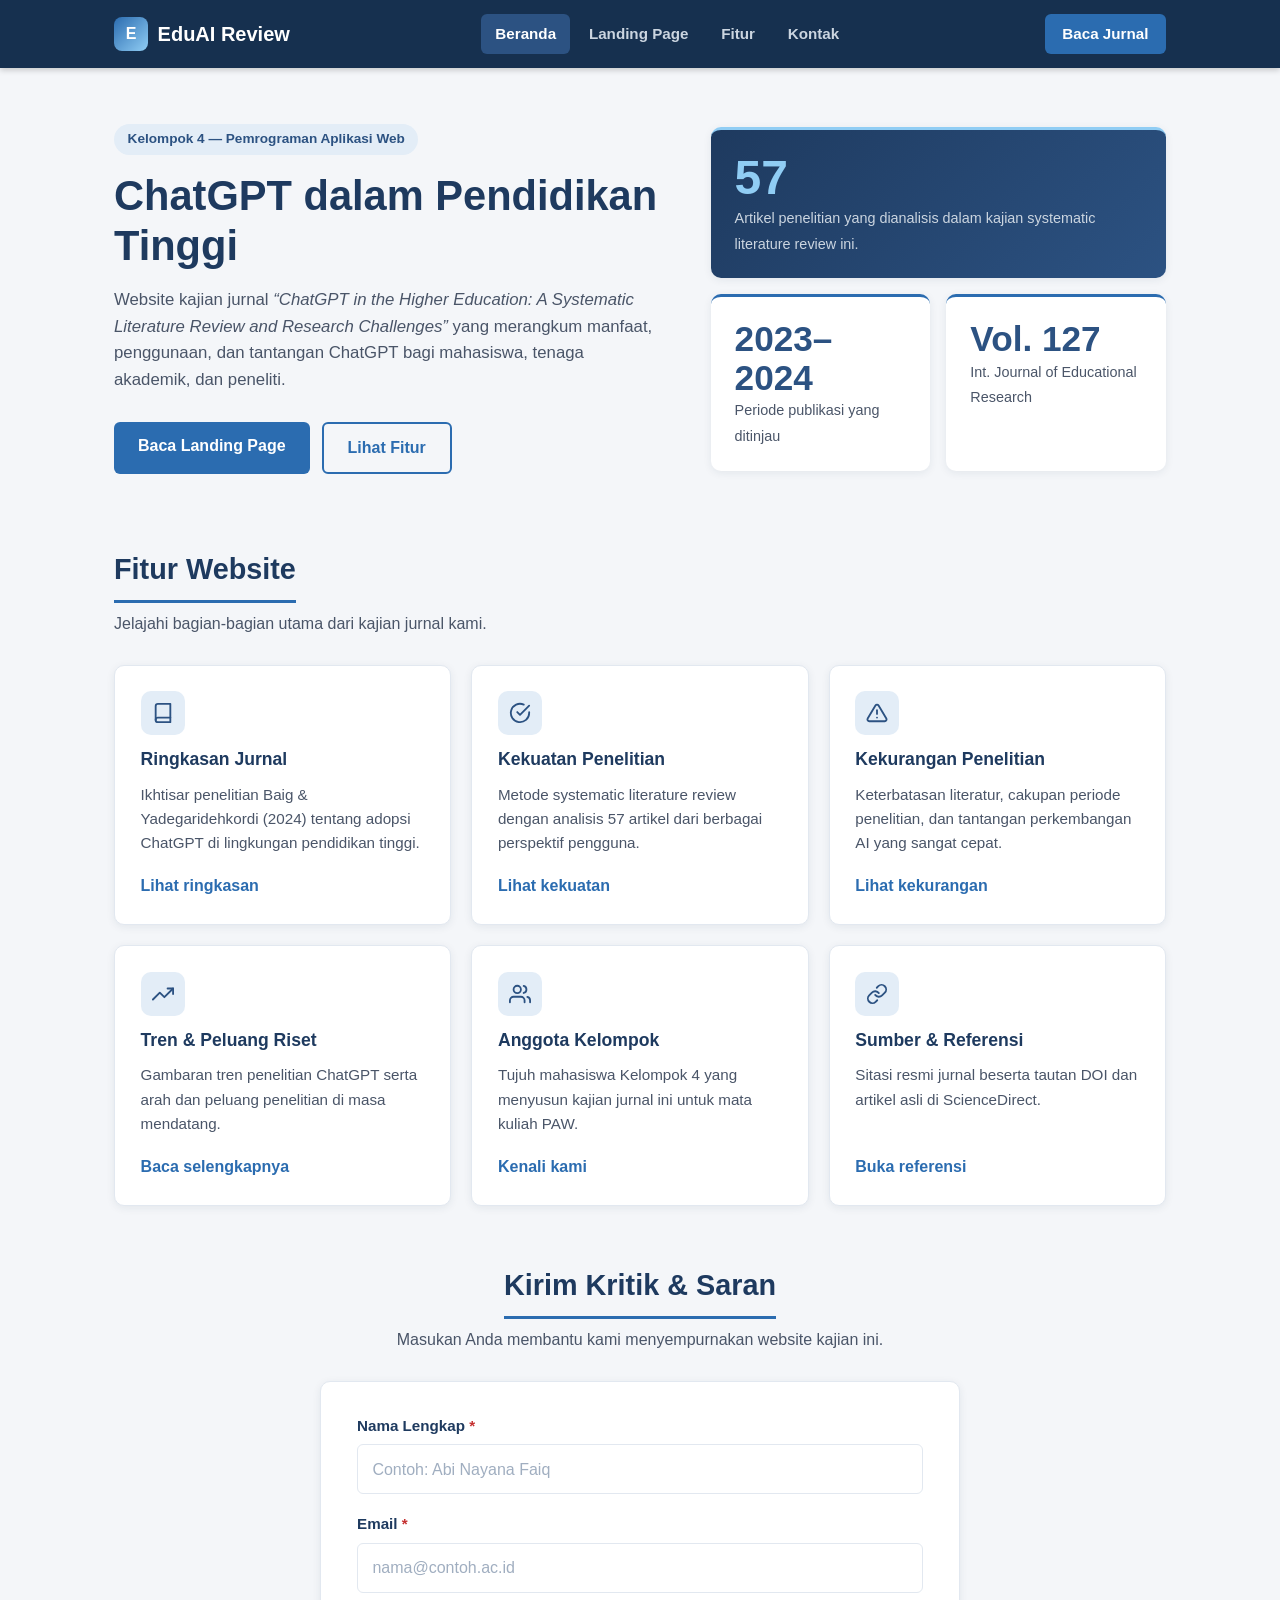
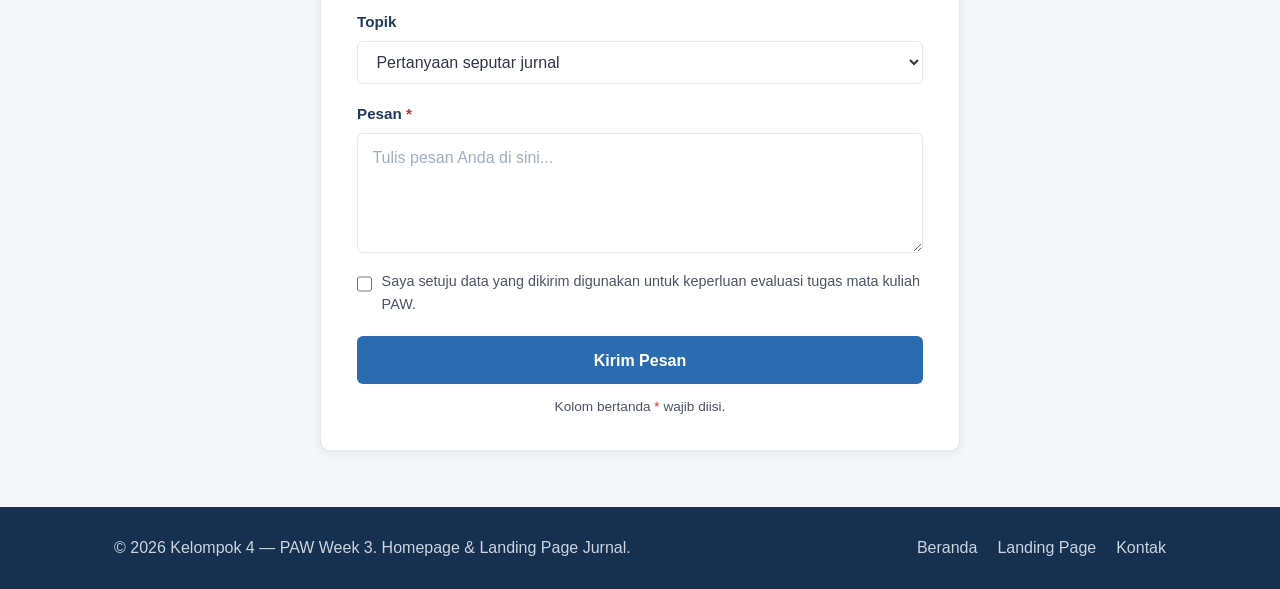
<file: index.html>
<!DOCTYPE html>
<html lang="id">

<head>
    <meta charset="UTF-8">
    <meta name="viewport" content="width=device-width, initial-scale=1.0">
    <title>Beranda - EduAI Review | ChatGPT dalam Pendidikan Tinggi</title>
    <link rel="stylesheet" href="css/style.css">
</head>

<body>

    <!-- ============================================================
         1. HEADER & NAVIGASI — FLEXBOX
         Logo, menu, dan tombol aksi diatur dengan Flexbox
         ============================================================ -->
    <header class="site-header">
        <nav class="navbar" aria-label="Navigasi utama">
            <a class="logo" href="index.html">
                <span class="logo-mark" aria-hidden="true">E</span>
                EduAI Review
            </a>

            <ul class="nav-menu">
                <li><a href="index.html" class="active" aria-current="page">Beranda</a></li>
                <li><a href="landing-page.html">Landing Page</a></li>
                <li><a href="#fitur">Fitur</a></li>
                <li><a href="#kontak">Kontak</a></li>
            </ul>

            <a class="btn btn-nav" href="landing-page.html">Baca Jurnal</a>
        </nav>
    </header>

    <main>

        <!-- ============================================================
             2. HERO SECTION — CSS GRID
             Grid 2 kolom: teks (kiri) dan kartu statistik (kanan)
             ============================================================ -->
        <section class="hero" id="beranda">
            <div class="hero-text">
                <span class="badge">Kelompok 4 — Pemrograman Aplikasi Web</span>

                <h1>ChatGPT dalam Pendidikan Tinggi</h1>

                <p>
                    Website kajian jurnal
                    <em>“ChatGPT in the Higher Education: A Systematic
                        Literature Review and Research Challenges”</em>
                    yang merangkum manfaat, penggunaan, dan tantangan
                    ChatGPT bagi mahasiswa, tenaga akademik, dan peneliti.
                </p>

                <div class="hero-actions">
                    <a class="btn btn-primary" href="landing-page.html">Baca Landing Page</a>
                    <a class="btn btn-outline" href="#fitur">Lihat Fitur</a>
                </div>
            </div>

            <!-- Kartu statistik: grid bersarang di dalam kolom hero -->
            <div class="hero-cards">
                <div class="hero-card hero-card-wide">
                    <span class="number">57</span>
                    <span class="label">
                        Artikel penelitian yang dianalisis dalam kajian
                        systematic literature review ini.
                    </span>
                </div>

                <div class="hero-card">
                    <span class="number">2023–2024</span>
                    <span class="label">Periode publikasi yang ditinjau</span>
                </div>

                <div class="hero-card">
                    <span class="number">Vol. 127</span>
                    <span class="label">Int. Journal of Educational Research</span>
                </div>
            </div>
        </section>

        <!-- ============================================================
             3. DAFTAR FITUR — CSS GRID
             Susunan 6 kartu fitur dalam grid yang responsif
             ============================================================ -->
        <section class="features" id="fitur">
            <div class="section-head">
                <h2>Fitur Website</h2>
                <p>Jelajahi bagian-bagian utama dari kajian jurnal kami.</p>
            </div>

            <div class="features-grid">

                <article class="feature-card">
                    <span class="feature-icon" aria-hidden="true">
                        <svg width="22" height="22" viewBox="0 0 24 24" fill="none" stroke="currentColor"
                            stroke-width="2" stroke-linecap="round" stroke-linejoin="round">
                            <path d="M4 19.5A2.5 2.5 0 0 1 6.5 17H20"></path>
                            <path d="M6.5 2H20v20H6.5A2.5 2.5 0 0 1 4 19.5v-15A2.5 2.5 0 0 1 6.5 2z"></path>
                        </svg>
                    </span>
                    <h3>Ringkasan Jurnal</h3>
                    <p>
                        Ikhtisar penelitian Baig &amp; Yadegaridehkordi (2024)
                        tentang adopsi ChatGPT di lingkungan pendidikan tinggi.
                    </p>
                    <a class="card-link" href="landing-page.html#about">Lihat ringkasan</a>
                </article>

                <article class="feature-card">
                    <span class="feature-icon" aria-hidden="true">
                        <svg width="22" height="22" viewBox="0 0 24 24" fill="none" stroke="currentColor"
                            stroke-width="2" stroke-linecap="round" stroke-linejoin="round">
                            <path d="M22 11.08V12a10 10 0 1 1-5.93-9.14"></path>
                            <polyline points="22 4 12 14.01 9 11.01"></polyline>
                        </svg>
                    </span>
                    <h3>Kekuatan Penelitian</h3>
                    <p>
                        Metode systematic literature review dengan analisis
                        57 artikel dari berbagai perspektif pengguna.
                    </p>
                    <a class="card-link" href="landing-page.html#kekuatan">Lihat kekuatan</a>
                </article>

                <article class="feature-card">
                    <span class="feature-icon" aria-hidden="true">
                        <svg width="22" height="22" viewBox="0 0 24 24" fill="none" stroke="currentColor"
                            stroke-width="2" stroke-linecap="round" stroke-linejoin="round">
                            <path d="M10.29 3.86L1.82 18a2 2 0 0 0 1.71 3h16.94a2 2 0 0 0 1.71-3L13.71 3.86a2 2 0 0 0-3.42 0z">
                            </path>
                            <line x1="12" y1="9" x2="12" y2="13"></line>
                            <line x1="12" y1="17" x2="12.01" y2="17"></line>
                        </svg>
                    </span>
                    <h3>Kekurangan Penelitian</h3>
                    <p>
                        Keterbatasan literatur, cakupan periode penelitian,
                        dan tantangan perkembangan AI yang sangat cepat.
                    </p>
                    <a class="card-link" href="landing-page.html#kekurangan">Lihat kekurangan</a>
                </article>

                <article class="feature-card">
                    <span class="feature-icon" aria-hidden="true">
                        <svg width="22" height="22" viewBox="0 0 24 24" fill="none" stroke="currentColor"
                            stroke-width="2" stroke-linecap="round" stroke-linejoin="round">
                            <polyline points="23 6 13.5 15.5 8.5 10.5 1 18"></polyline>
                            <polyline points="17 6 23 6 23 12"></polyline>
                        </svg>
                    </span>
                    <h3>Tren &amp; Peluang Riset</h3>
                    <p>
                        Gambaran tren penelitian ChatGPT serta arah
                        dan peluang penelitian di masa mendatang.
                    </p>
                    <a class="card-link" href="landing-page.html#about">Baca selengkapnya</a>
                </article>

                <article class="feature-card">
                    <span class="feature-icon" aria-hidden="true">
                        <svg width="22" height="22" viewBox="0 0 24 24" fill="none" stroke="currentColor"
                            stroke-width="2" stroke-linecap="round" stroke-linejoin="round">
                            <path d="M17 21v-2a4 4 0 0 0-4-4H5a4 4 0 0 0-4 4v2"></path>
                            <circle cx="9" cy="7" r="4"></circle>
                            <path d="M23 21v-2a4 4 0 0 0-3-3.87"></path>
                            <path d="M16 3.13a4 4 0 0 1 0 7.75"></path>
                        </svg>
                    </span>
                    <h3>Anggota Kelompok</h3>
                    <p>
                        Tujuh mahasiswa Kelompok 4 yang menyusun
                        kajian jurnal ini untuk mata kuliah PAW.
                    </p>
                    <a class="card-link" href="landing-page.html#anggota">Kenali kami</a>
                </article>

                <article class="feature-card">
                    <span class="feature-icon" aria-hidden="true">
                        <svg width="22" height="22" viewBox="0 0 24 24" fill="none" stroke="currentColor"
                            stroke-width="2" stroke-linecap="round" stroke-linejoin="round">
                            <path d="M10 13a5 5 0 0 0 7.54.54l3-3a5 5 0 0 0-7.07-7.07l-1.72 1.71"></path>
                            <path d="M14 11a5 5 0 0 0-7.54-.54l-3 3a5 5 0 0 0 7.07 7.07l1.71-1.71"></path>
                        </svg>
                    </span>
                    <h3>Sumber &amp; Referensi</h3>
                    <p>
                        Sitasi resmi jurnal beserta tautan DOI dan
                        artikel asli di ScienceDirect.
                    </p>
                    <a class="card-link" href="landing-page.html#sumber">Buka referensi</a>
                </article>

            </div>
        </section>

        <!-- ============================================================
             4. FORM & INPUT — Label jelas + focus state
             ============================================================ -->
        <section class="contact" id="kontak">
            <div class="section-head" style="margin: 0 auto; text-align: center;">
                <h2>Kirim Kritik &amp; Saran</h2>
                <p>Masukan Anda membantu kami menyempurnakan website kajian ini.</p>
            </div>

            <form class="form-card" action="#" method="post">

                <div class="form-group">
                    <label for="nama">Nama Lengkap <span class="required">*</span></label>
                    <input type="text" id="nama" name="nama" placeholder="Contoh: Abi Nayana Faiq" required>
                </div>

                <div class="form-group">
                    <label for="email">Email <span class="required">*</span></label>
                    <input type="email" id="email" name="email" placeholder="nama@contoh.ac.id" required>
                </div>

                <div class="form-group">
                    <label for="topik">Topik</label>
                    <select id="topik" name="topik">
                        <option value="pertanyaan">Pertanyaan seputar jurnal</option>
                        <option value="kritik-saran">Kritik dan saran</option>
                        <option value="kolaborasi">Ajakan kolaborasi</option>
                        <option value="lainnya">Lainnya</option>
                    </select>
                </div>

                <div class="form-group">
                    <label for="pesan">Pesan <span class="required">*</span></label>
                    <textarea id="pesan" name="pesan" placeholder="Tulis pesan Anda di sini..." required></textarea>
                </div>

                <div class="form-check">
                    <input type="checkbox" id="setuju" name="setuju" required>
                    <label for="setuju">
                        Saya setuju data yang dikirim digunakan untuk
                        keperluan evaluasi tugas mata kuliah PAW.
                    </label>
                </div>

                <button type="submit" class="btn btn-primary btn-submit">Kirim Pesan</button>

                <p class="form-note">Kolom bertanda <span class="required">*</span> wajib diisi.</p>
            </form>
        </section>

    </main>

    <!-- Footer — Flexbox -->
    <footer class="site-footer">
        <div class="footer-inner">
            <p>&copy; 2026 Kelompok 4 — PAW Week 3. Homepage &amp; Landing Page Jurnal.</p>

            <ul class="footer-links">
                <li><a href="index.html">Beranda</a></li>
                <li><a href="landing-page.html">Landing Page</a></li>
                <li><a href="#kontak">Kontak</a></li>
            </ul>
        </div>
    </footer>

</body>

</html>
</file>
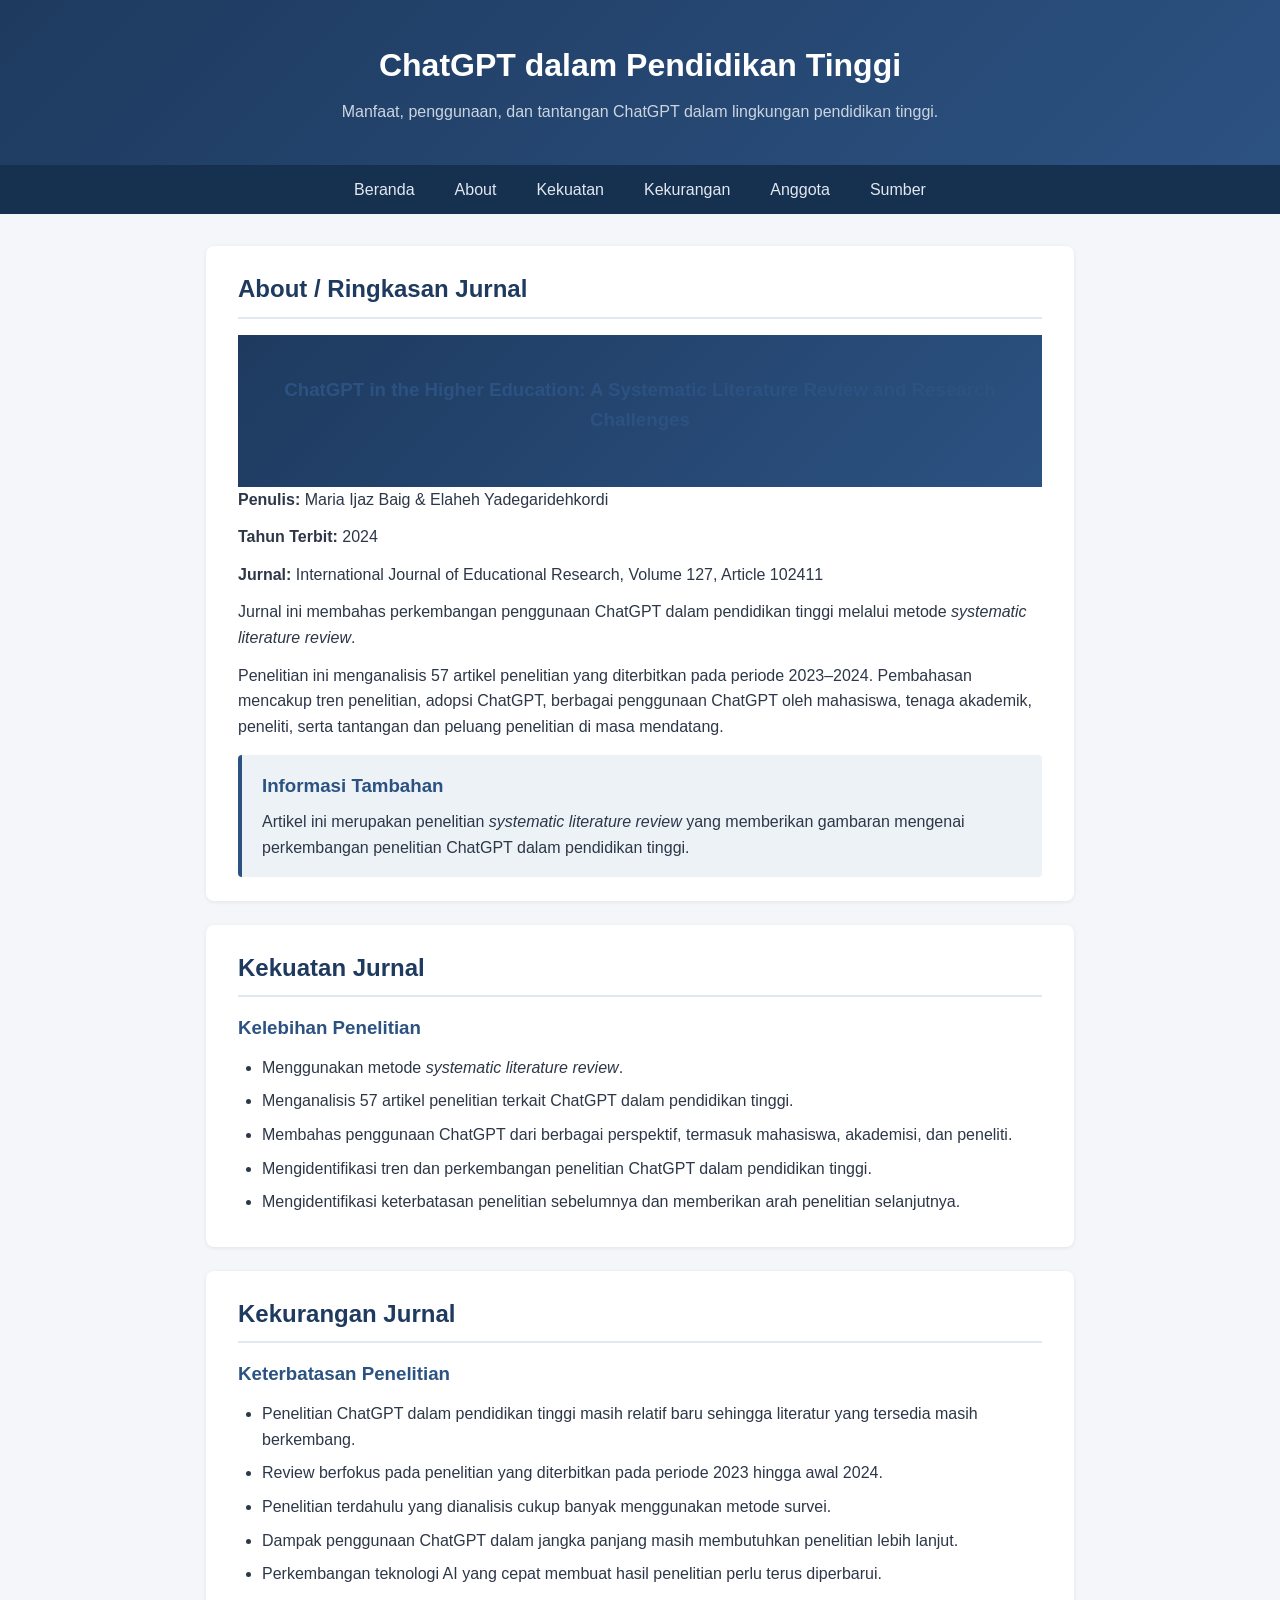
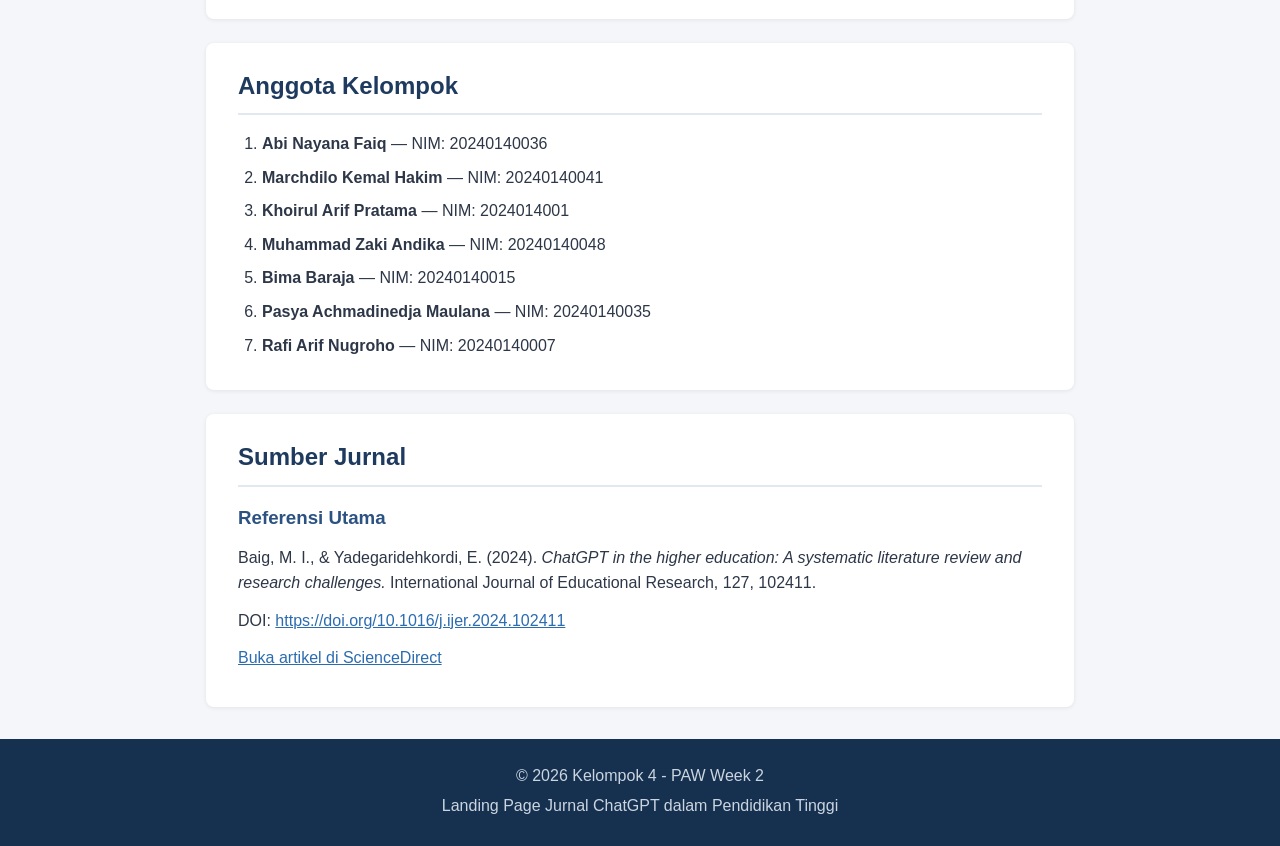
<file: landing-page.html>
<!DOCTYPE html>
<html lang="id">

<head>
    <meta charset="UTF-8">
    <meta name="viewport" content="width=device-width, initial-scale=1.0">
    <title>Landing Page - ChatGPT dalam Pendidikan Tinggi</title>

    <style>
        * {
            margin: 0;
            padding: 0;
            box-sizing: border-box;
        }

        body {
            font-family: "Segoe UI", Arial, sans-serif;
            line-height: 1.6;
            color: #2d3748;
            background-color: #f4f6f9;
        }

        header {
            background: linear-gradient(135deg, #1e3a5f, #2c5282);
            color: #ffffff;
            text-align: center;
            padding: 2.5rem 1rem;
        }

        header h1 {
            font-size: 2rem;
            margin-bottom: 0.5rem;
        }

        header p {
            color: #cbd5e0;
        }

        nav {
            background-color: #16304f;
            position: sticky;
            top: 0;
        }

        nav ul {
            display: flex;
            justify-content: center;
            list-style: none;
            flex-wrap: wrap;
        }

        nav a {
            display: block;
            color: #e2e8f0;
            text-decoration: none;
            padding: 0.75rem 1.25rem;
            transition: background-color 0.2s ease;
        }

        nav a:hover {
            background-color: #2c5282;
            color: #ffffff;
        }

        main {
            max-width: 900px;
            margin: 2rem auto;
            padding: 0 1rem;
        }

        section {
            background-color: #ffffff;
            border-radius: 8px;
            padding: 1.5rem 2rem;
            margin-bottom: 1.5rem;
            box-shadow: 0 1px 4px rgba(0, 0, 0, 0.08);
        }

        section h2 {
            color: #1e3a5f;
            border-bottom: 2px solid #e2e8f0;
            padding-bottom: 0.5rem;
            margin-bottom: 1rem;
        }

        section h3 {
            color: #2c5282;
            margin-bottom: 0.75rem;
        }

        article p {
            margin-bottom: 0.75rem;
        }

        article ul,
        article ol {
            padding-left: 1.5rem;
        }

        article li {
            margin-bottom: 0.5rem;
        }

        aside {
            background-color: #edf2f7;
            border-left: 4px solid #2c5282;
            border-radius: 4px;
            padding: 1rem 1.25rem;
            margin-top: 1rem;
        }

        aside h3 {
            margin-bottom: 0.5rem;
        }

        a {
            color: #2b6cb0;
        }

        a:hover {
            color: #1e3a5f;
        }

        footer {
            background-color: #16304f;
            color: #cbd5e0;
            text-align: center;
            padding: 1.5rem 1rem;
        }

        footer p {
            margin-bottom: 0.25rem;
        }
    </style>
</head>

<body>

    <!-- Header -->
    <header>
        <h1>ChatGPT dalam Pendidikan Tinggi</h1>
        <p>
            Manfaat, penggunaan, dan tantangan ChatGPT
            dalam lingkungan pendidikan tinggi.
        </p>
    </header>

    <!-- Navigation -->
    <nav aria-label="Navigasi utama">
        <ul>
            <li><a href="index.html">Beranda</a></li>
            <li><a href="#about">About</a></li>
            <li><a href="#kekuatan">Kekuatan</a></li>
            <li><a href="#kekurangan">Kekurangan</a></li>
            <li><a href="#anggota">Anggota</a></li>
            <li><a href="#sumber">Sumber</a></li>
        </ul>
    </nav>

    <!-- Main Content -->
    <main>

        <!-- About -->
        <section id="about">
            <h2>About / Ringkasan Jurnal</h2>

            <article>
                <header>
                    <h3>
                        ChatGPT in the Higher Education:
                        A Systematic Literature Review and Research Challenges
                    </h3>
                </header>

                <p>
                    <strong>Penulis:</strong>
                    Maria Ijaz Baig &amp; Elaheh Yadegaridehkordi
                </p>

                <p>
                    <strong>Tahun Terbit:</strong> 2024
                </p>

                <p>
                    <strong>Jurnal:</strong>
                    International Journal of Educational Research,
                    Volume 127, Article 102411
                </p>

                <p>
                    Jurnal ini membahas perkembangan penggunaan ChatGPT
                    dalam pendidikan tinggi melalui metode
                    <em>systematic literature review</em>.
                </p>

                <p>
                    Penelitian ini menganalisis 57 artikel penelitian
                    yang diterbitkan pada periode 2023–2024. Pembahasan
                    mencakup tren penelitian, adopsi ChatGPT, berbagai
                    penggunaan ChatGPT oleh mahasiswa, tenaga akademik,
                    peneliti, serta tantangan dan peluang penelitian
                    di masa mendatang.
                </p>
            </article>

            <aside>
                <h3>Informasi Tambahan</h3>

                <p>
                    Artikel ini merupakan penelitian
                    <em>systematic literature review</em> yang memberikan
                    gambaran mengenai perkembangan penelitian ChatGPT
                    dalam pendidikan tinggi.
                </p>
            </aside>
        </section>

        <!-- Kekuatan -->
        <section id="kekuatan">
            <h2>Kekuatan Jurnal</h2>

            <article>
                <h3>Kelebihan Penelitian</h3>

                <ul>
                    <li>
                        Menggunakan metode
                        <em>systematic literature review</em>.
                    </li>

                    <li>
                        Menganalisis 57 artikel penelitian terkait
                        ChatGPT dalam pendidikan tinggi.
                    </li>

                    <li>
                        Membahas penggunaan ChatGPT dari berbagai
                        perspektif, termasuk mahasiswa, akademisi,
                        dan peneliti.
                    </li>

                    <li>
                        Mengidentifikasi tren dan perkembangan penelitian
                        ChatGPT dalam pendidikan tinggi.
                    </li>

                    <li>
                        Mengidentifikasi keterbatasan penelitian sebelumnya
                        dan memberikan arah penelitian selanjutnya.
                    </li>
                </ul>
            </article>
        </section>

        <!-- Kekurangan -->
        <section id="kekurangan">
            <h2>Kekurangan Jurnal</h2>

            <article>
                <h3>Keterbatasan Penelitian</h3>

                <ul>
                    <li>
                        Penelitian ChatGPT dalam pendidikan tinggi masih
                        relatif baru sehingga literatur yang tersedia
                        masih berkembang.
                    </li>

                    <li>
                        Review berfokus pada penelitian yang diterbitkan
                        pada periode 2023 hingga awal 2024.
                    </li>

                    <li>
                        Penelitian terdahulu yang dianalisis cukup banyak
                        menggunakan metode survei.
                    </li>

                    <li>
                        Dampak penggunaan ChatGPT dalam jangka panjang
                        masih membutuhkan penelitian lebih lanjut.
                    </li>

                    <li>
                        Perkembangan teknologi AI yang cepat membuat
                        hasil penelitian perlu terus diperbarui.
                    </li>
                </ul>
            </article>
        </section>

        <!-- Anggota -->
        <section id="anggota">
            <h2>Anggota Kelompok</h2>

            <article>
                <ol>
                    <li>
                        <strong>Abi Nayana Faiq</strong>
                        — NIM: 20240140036
                    </li>

                    <li>
                        <strong>Marchdilo Kemal Hakim</strong>
                        — NIM: 20240140041
                    </li>

                    <li>
                        <strong>Khoirul Arif Pratama</strong>
                        — NIM: 2024014001
                    </li>

                    <li>
                        <strong>Muhammad Zaki Andika</strong>
                        — NIM: 20240140048
                    </li>
                    <li>
                        <strong>Bima Baraja</strong>
                        — NIM: 20240140015
                    </li>
                    <li>
                        <strong>Pasya Achmadinedja Maulana</strong>
                        — NIM: 20240140035
                    </li>
                    <li>
                        <strong>Rafi Arif Nugroho</strong>
                        — NIM: 20240140007
                    </li>
                </ol>
            </article>
        </section>

        <!-- Sumber -->
        <section id="sumber">
            <h2>Sumber Jurnal</h2>

            <article>
                <h3>Referensi Utama</h3>

                <p>
                    Baig, M. I., &amp; Yadegaridehkordi, E. (2024).
                    <em>
                        ChatGPT in the higher education:
                        A systematic literature review and research challenges.
                    </em>
                    International Journal of Educational Research,
                    127, 102411.
                </p>

                <p>
                    DOI:
                    <a href="https://doi.org/10.1016/j.ijer.2024.102411" target="_blank" rel="noopener noreferrer">
                        https://doi.org/10.1016/j.ijer.2024.102411
                    </a>
                </p>

                <p>
                    <a href="https://www.sciencedirect.com/science/article/pii/S0883035524000971" target="_blank"
                        rel="noopener noreferrer">
                        Buka artikel di ScienceDirect
                    </a>
                </p>
            </article>
        </section>

    </main>

    <!-- Footer -->
    <footer>
        <p>
            &copy; 2026 Kelompok 4 -
            PAW Week 2
        </p>

        <p>
            Landing Page Jurnal ChatGPT dalam Pendidikan Tinggi
        </p>
    </footer>

</body>

</html>
</file>
<file: css/style.css>
/* ============================================================
   style.css — Homepage EduAI Review (Tugas PAW Week 3)
   Ketentuan yang diterapkan:
   1. Header & Navigasi  -> Flexbox
   2. Hero Section       -> CSS Grid
   3. Daftar Fitur       -> CSS Grid
   4. Form & Input       -> Label jelas + focus state
   5. Media Query        -> Breakpoint tablet & mobile
   6. Layout Mobile      -> Satu kolom
   ============================================================ */

/* ---------- Reset & Variabel Warna ---------- */
* {
    margin: 0;
    padding: 0;
    box-sizing: border-box;
}

:root {
    --navy-dark: #16304f;
    --navy: #1e3a5f;
    --navy-mid: #2c5282;
    --blue: #2b6cb0;
    --blue-light: #90cdf4;
    --bg: #f4f6f9;
    --surface: #ffffff;
    --text: #2d3748;
    --text-muted: #4a5568;
    --border: #e2e8f0;
    --radius: 10px;
    --shadow: 0 2px 8px rgba(22, 48, 79, 0.08);
}

html {
    scroll-behavior: smooth;
}

body {
    font-family: "Segoe UI", Arial, sans-serif;
    line-height: 1.6;
    color: var(--text);
    background-color: var(--bg);
}

/* ---------- Tombol ---------- */
.btn {
    display: inline-block;
    padding: 0.7rem 1.5rem;
    border: none;
    border-radius: 6px;
    font: inherit;
    font-weight: 600;
    text-decoration: none;
    text-align: center;
    cursor: pointer;
    transition: background-color 0.2s ease, color 0.2s ease,
        border-color 0.2s ease, transform 0.2s ease;
}

.btn-primary {
    background-color: var(--blue);
    color: #ffffff;
}

.btn-primary:hover {
    background-color: var(--navy-mid);
    transform: translateY(-2px);
}

.btn-outline {
    background-color: transparent;
    color: var(--blue);
    border: 2px solid var(--blue);
}

.btn-outline:hover {
    background-color: var(--blue);
    color: #ffffff;
}

.btn:focus-visible,
a:focus-visible {
    outline: 3px solid var(--blue-light);
    outline-offset: 2px;
}

/* ============================================================
   1. HEADER & NAVIGASI — FLEXBOX
   Logo di kiri, menu di tengah, tombol aksi di kanan
   ============================================================ */
.site-header {
    background-color: var(--navy-dark);
    position: sticky;
    top: 0;
    z-index: 100;
    box-shadow: 0 2px 6px rgba(0, 0, 0, 0.2);
}

.navbar {
    display: flex;
    align-items: center;
    justify-content: space-between;
    gap: 1.5rem;
    max-width: 1100px;
    margin: 0 auto;
    padding: 0.85rem 1.5rem;
}

.logo {
    display: flex;
    align-items: center;
    gap: 0.6rem;
    color: #ffffff;
    font-size: 1.25rem;
    font-weight: 700;
    text-decoration: none;
}

.logo-mark {
    display: flex;
    align-items: center;
    justify-content: center;
    width: 34px;
    height: 34px;
    border-radius: 8px;
    background: linear-gradient(135deg, var(--blue), var(--blue-light));
    color: #ffffff;
    font-size: 1rem;
}

.nav-menu {
    display: flex;
    align-items: center;
    gap: 0.25rem;
    list-style: none;
}

.nav-menu a {
    display: block;
    padding: 0.5rem 0.9rem;
    border-radius: 6px;
    color: #cbd5e0;
    font-size: 0.95rem;
    font-weight: 600;
    text-decoration: none;
    transition: background-color 0.2s ease, color 0.2s ease;
}

.nav-menu a:hover {
    background-color: var(--navy-mid);
    color: #ffffff;
}

.nav-menu a.active {
    background-color: var(--navy-mid);
    color: #ffffff;
}

.btn-nav {
    padding: 0.5rem 1.1rem;
    background-color: var(--blue);
    color: #ffffff;
    font-size: 0.95rem;
    border-radius: 6px;
}

.btn-nav:hover {
    background-color: var(--blue-light);
    color: var(--navy-dark);
}

/* ============================================================
   2. HERO SECTION — CSS GRID
   Kolom kiri: teks. Kolom kanan: kartu statistik.
   ============================================================ */
.hero {
    display: grid;
    grid-template-columns: 1.1fr 0.9fr;
    gap: 2.5rem;
    align-items: center;
    max-width: 1100px;
    margin: 0 auto;
    padding: 3.5rem 1.5rem;
}

.badge {
    display: inline-block;
    margin-bottom: 1rem;
    padding: 0.3rem 0.85rem;
    border-radius: 999px;
    background-color: #e3edf7;
    color: var(--navy-mid);
    font-size: 0.85rem;
    font-weight: 600;
}

.hero-text h1 {
    margin-bottom: 1rem;
    color: var(--navy);
    font-size: 2.6rem;
    line-height: 1.2;
}

.hero-text p {
    max-width: 34rem;
    margin-bottom: 1.75rem;
    color: var(--text-muted);
    font-size: 1.05rem;
}

.hero-actions {
    display: flex;
    flex-wrap: wrap;
    gap: 0.75rem;
}

/* Kartu statistik di dalam hero (Grid bersarang) */
.hero-cards {
    display: grid;
    grid-template-columns: 1fr 1fr;
    gap: 1rem;
}

.hero-card {
    padding: 1.4rem 1.5rem;
    background-color: var(--surface);
    border-top: 3px solid var(--blue);
    border-radius: var(--radius);
    box-shadow: var(--shadow);
}

.hero-card-wide {
    grid-column: 1 / -1;
    background: linear-gradient(135deg, var(--navy), var(--navy-mid));
    border-top-color: var(--blue-light);
    color: #ffffff;
}

.hero-card .number {
    display: block;
    color: var(--navy-mid);
    font-size: 2.2rem;
    font-weight: 700;
    line-height: 1.1;
}

.hero-card-wide .number {
    color: var(--blue-light);
    font-size: 3rem;
}

.hero-card .label {
    color: var(--text-muted);
    font-size: 0.9rem;
}

.hero-card-wide .label {
    color: #cbd5e0;
}

/* ---------- Judul Section ---------- */
.section-head {
    max-width: 40rem;
}

.section-head h2 {
    margin-bottom: 0.5rem;
    padding-bottom: 0.5rem;
    border-bottom: 3px solid var(--blue);
    display: inline-block;
    color: var(--navy);
    font-size: 1.8rem;
}

.section-head p {
    color: var(--text-muted);
}

/* ============================================================
   3. DAFTAR FITUR — CSS GRID
   3 kolom di desktop, mengecil sesuai ukuran layar
   ============================================================ */
.features {
    max-width: 1100px;
    margin: 0 auto;
    padding: 1rem 1.5rem 3.5rem;
}

.features-grid {
    display: grid;
    grid-template-columns: repeat(3, 1fr);
    gap: 1.25rem;
    margin-top: 1.75rem;
}

.feature-card {
    display: flex;
    flex-direction: column;
    gap: 0.6rem;
    padding: 1.6rem;
    background-color: var(--surface);
    border: 1px solid var(--border);
    border-radius: var(--radius);
    box-shadow: var(--shadow);
    transition: transform 0.2s ease, box-shadow 0.2s ease;
}

.feature-card:hover {
    transform: translateY(-4px);
    box-shadow: 0 8px 18px rgba(22, 48, 79, 0.12);
}

.feature-icon {
    display: flex;
    align-items: center;
    justify-content: center;
    width: 44px;
    height: 44px;
    border-radius: 10px;
    background-color: #e3edf7;
    color: var(--navy-mid);
}

.feature-card h3 {
    color: var(--navy);
    font-size: 1.1rem;
}

.feature-card p {
    flex-grow: 1;
    color: var(--text-muted);
    font-size: 0.95rem;
}

.card-link {
    margin-top: 0.5rem;
    color: var(--blue);
    font-weight: 600;
    text-decoration: none;
}

.card-link:hover {
    color: var(--navy);
    text-decoration: underline;
}

/* ============================================================
   4. FORM & INPUT — Label jelas + focus state
   ============================================================ */
.contact {
    max-width: 1100px;
    margin: 0 auto;
    padding: 0 1.5rem 3.5rem;
}

.form-card {
    max-width: 640px;
    margin: 1.75rem auto 0;
    padding: 2rem 2.25rem;
    background-color: var(--surface);
    border: 1px solid var(--border);
    border-radius: var(--radius);
    box-shadow: var(--shadow);
}

.form-group {
    display: flex;
    flex-direction: column;
    margin-bottom: 1.1rem;
}

.form-group label {
    margin-bottom: 0.4rem;
    color: var(--navy);
    font-size: 0.95rem;
    font-weight: 600;
}

.required {
    color: #c53030;
}

.form-group input[type="text"],
.form-group input[type="email"],
.form-group select,
.form-group textarea {
    width: 100%;
    padding: 0.7rem 0.9rem;
    border: 1.5px solid var(--border);
    border-radius: 6px;
    background-color: #ffffff;
    color: var(--text);
    font: inherit;
    transition: border-color 0.2s ease, box-shadow 0.2s ease,
        background-color 0.2s ease;
}

.form-group ::placeholder {
    color: #a0aec0;
}

/* Focus state: field aktif mendapat bingkai biru */
.form-group input:focus,
.form-group select:focus,
.form-group textarea:focus {
    outline: none;
    border-color: var(--blue);
    background-color: #fbfdff;
    box-shadow: 0 0 0 3px rgba(43, 108, 176, 0.18);
}

.form-group textarea {
    min-height: 120px;
    resize: vertical;
}

.form-check {
    display: flex;
    align-items: flex-start;
    gap: 0.6rem;
    margin-bottom: 1.25rem;
}

.form-check input {
    width: 1rem;
    height: 1rem;
    margin-top: 0.35rem;
    accent-color: var(--blue);
}

.form-check label {
    color: var(--text-muted);
    font-size: 0.9rem;
}

.btn-submit {
    width: 100%;
}

.form-note {
    margin-top: 0.75rem;
    color: var(--text-muted);
    font-size: 0.85rem;
    text-align: center;
}

/* ---------- Footer — Flexbox ---------- */
.site-footer {
    background-color: var(--navy-dark);
    color: #cbd5e0;
}

.footer-inner {
    display: flex;
    align-items: center;
    justify-content: space-between;
    flex-wrap: wrap;
    gap: 1rem;
    max-width: 1100px;
    margin: 0 auto;
    padding: 1.75rem 1.5rem;
}

.footer-links {
    display: flex;
    gap: 1.25rem;
    list-style: none;
}

.footer-links a {
    color: #cbd5e0;
    text-decoration: none;
}

.footer-links a:hover {
    color: #ffffff;
    text-decoration: underline;
}

/* ============================================================
   5 & 6. MEDIA QUERY — Tampilan responsif
   ============================================================ */

/* Tablet (<= 992px): fitur menjadi 2 kolom */
@media (max-width: 992px) {
    .features-grid {
        grid-template-columns: repeat(2, 1fr);
    }

    .hero {
        gap: 1.75rem;
    }

    .hero-text h1 {
        font-size: 2.2rem;
    }
}

/* Mobile (<= 768px): SELURUH layout menjadi SATU KOLOM */
@media (max-width: 768px) {

    /* Navigasi ditumpuk vertikal */
    .navbar {
        flex-direction: column;
        gap: 0.75rem;
        padding: 1rem;
    }

    .nav-menu {
        flex-direction: column;
        width: 100%;
    }

    .nav-menu li,
    .nav-menu a {
        width: 100%;
        text-align: center;
    }

    .btn-nav {
        width: 100%;
    }

    /* Hero: teks dan kartu menjadi satu kolom */
    .hero {
        grid-template-columns: 1fr;
        gap: 1.75rem;
        padding: 2.25rem 1.25rem;
    }

    .hero-text h1 {
        font-size: 1.9rem;
    }

    .hero-actions {
        flex-direction: column;
    }

    .hero-actions .btn {
        width: 100%;
    }

    .hero-cards {
        grid-template-columns: 1fr;
    }

    /* Fitur menjadi satu kolom */
    .features-grid {
        grid-template-columns: 1fr;
    }

    .form-card {
        padding: 1.5rem;
    }

    /* Footer ditumpuk ke tengah */
    .footer-inner {
        flex-direction: column;
        text-align: center;
    }

    .footer-links {
        flex-wrap: wrap;
        justify-content: center;
    }
}

/* Mobile kecil (<= 480px) */
@media (max-width: 480px) {
    .hero-text h1 {
        font-size: 1.65rem;
    }

    .hero-card .number {
        font-size: 1.8rem;
    }

    .hero-card-wide .number {
        font-size: 2.4rem;
    }

    .section-head h2 {
        font-size: 1.5rem;
    }
}
</file>
